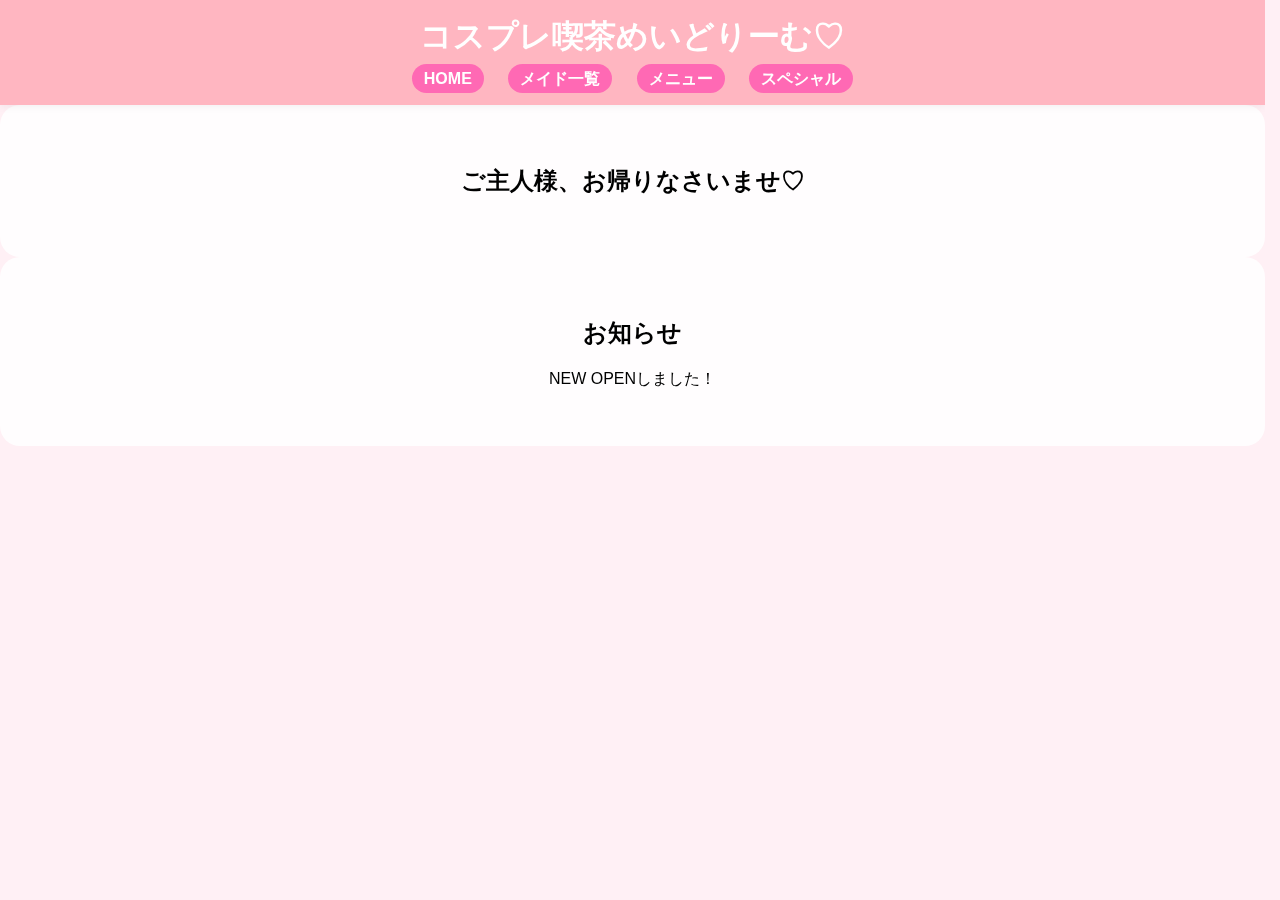
<file: index.html>
<!DOCTYPE html>
<html lang="ja">

<head>
    <meta charset="UTF-8">
    <title>コスプレ喫茶めいどりーむ♡</title>
    <link rel="stylesheet" href="css/style.css">
</head>

<body>
    <script src="js/load-header.js"></script>
    <div class="heart-bg"></div>
    <script src="js/heart-bg.js" defer></script>
    <script src="js/page-transition.js" defer></script>


    <section class="hero">
        <h2>ご主人様、お帰りなさいませ♡</h2>
    </section>

    <section class="info">
        <h2>お知らせ</h2>
        <p>NEW OPENしました！</p>
    </section>
    <script src="js/special-mode.js"></script>


</body>

</html>
</file>
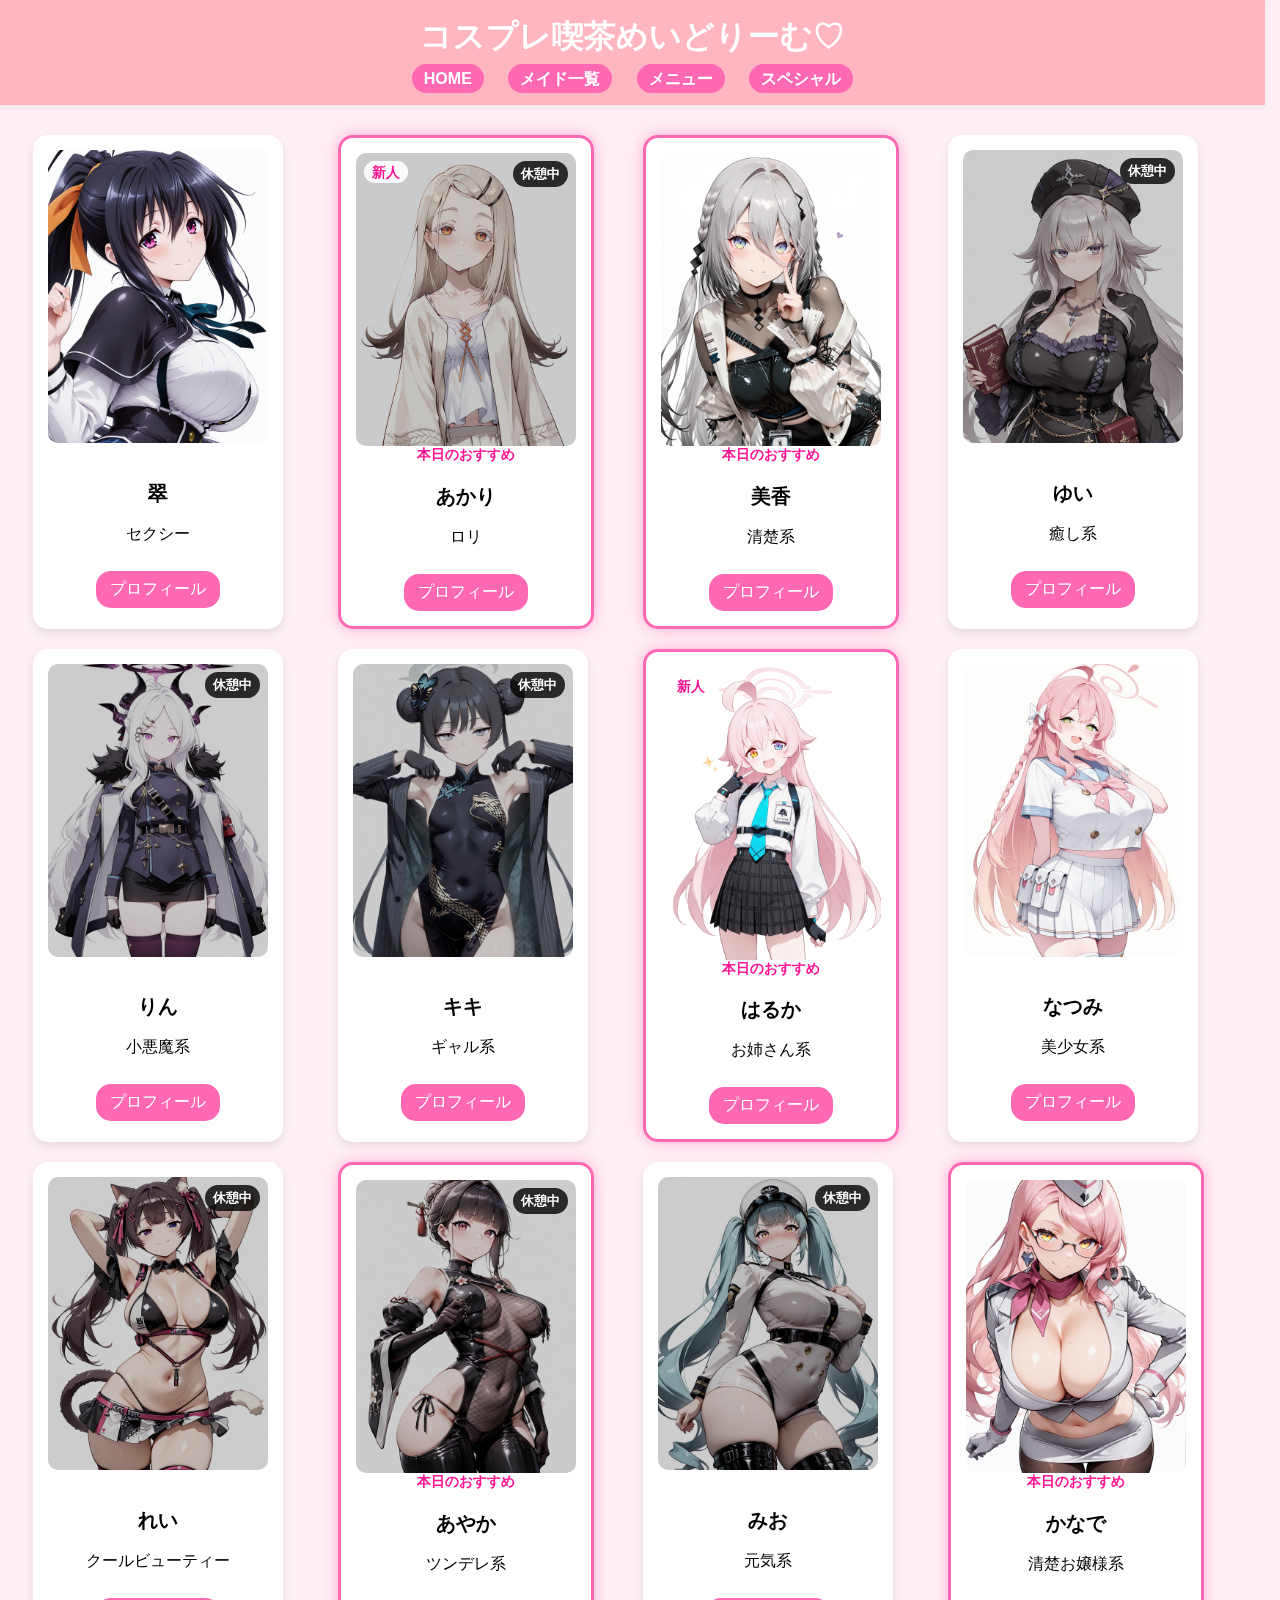
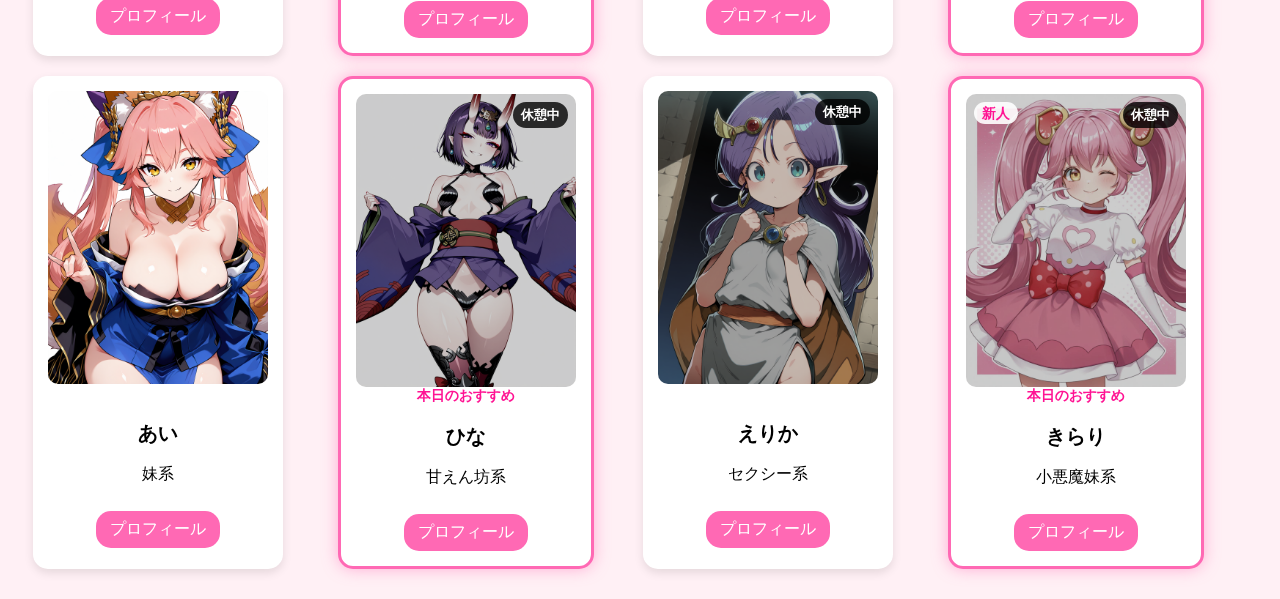
<file: maids.html>
<!DOCTYPE html>
<html lang="ja">

<head>
    <meta charset="UTF-8">
    <title>メイド一覧</title>
    <link rel="stylesheet" href="css/style.css">
</head>

<body>
    <script src="js/load-header.js"></script>
    <div class="heart-bg"></div>
    <script src="js/heart-bg.js" defer></script>
    <script src="js/page-transition.js" defer></script>

    <div class="grid" id="maid-list"></div>

    <script src="js/maids.js"></script>
    <script src="js/special-mode.js"></script>

</body>

</html>
</file>
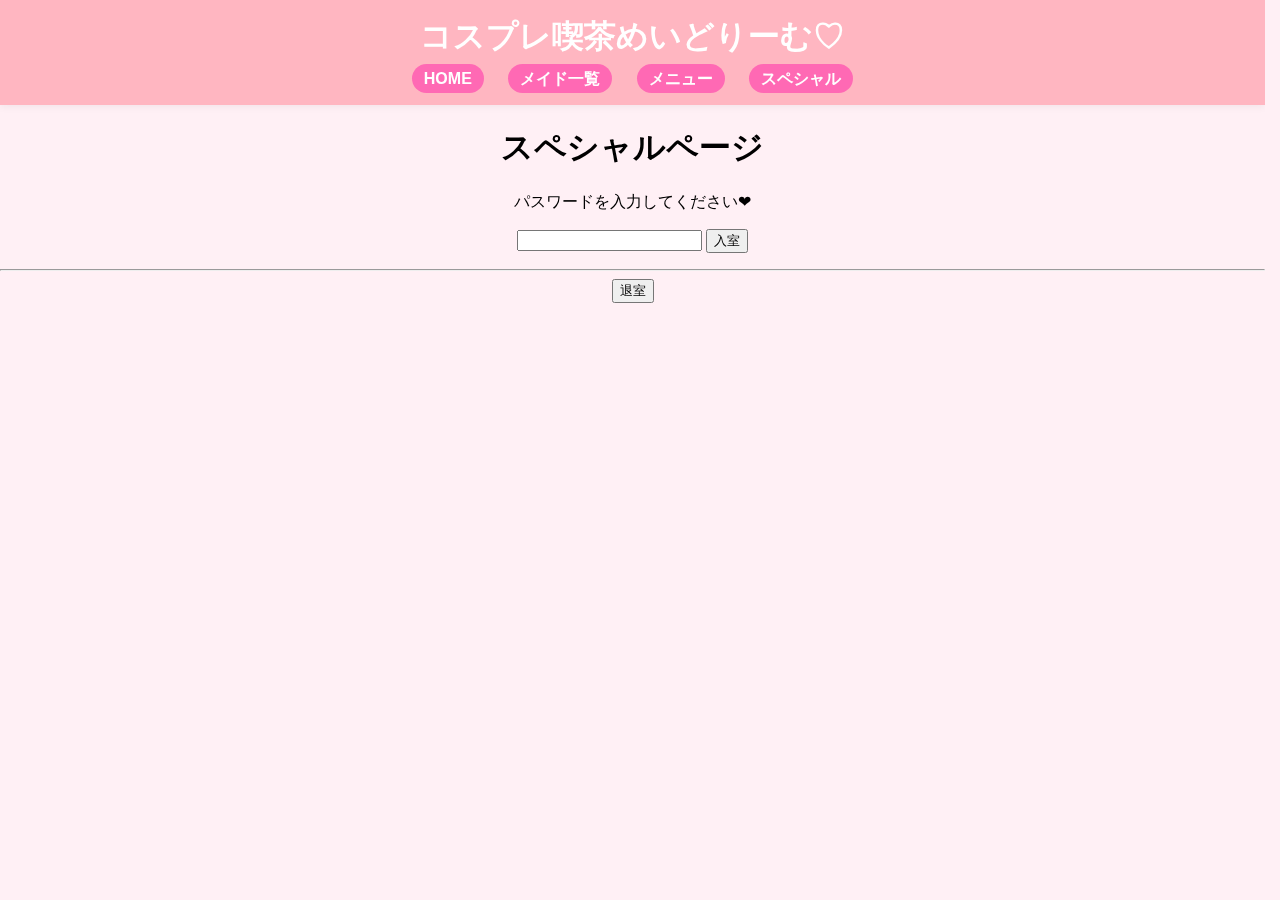
<file: special.html>
<!DOCTYPE html>
<html lang="ja">

<head>
    <meta charset="UTF-8">
    <title>スペシャルページ</title>
    <link rel="stylesheet" href="css/style.css">
</head>

<body class="special-page">
    <script src="js/load-header.js"></script>
    <div class="heart-bg"></div>
    <script src="js/heart-bg.js" defer></script>
    <script src="js/page-transition.js" defer></script>

    <div class="special-container">
        <h1>スペシャルページ</h1>
        <p>パスワードを入力してください❤</p>

        <!-- JSと一致させる -->
        <input type="password" id="passwordInput">
        <button onclick="checkPassword()">入室</button>
        <p id="message"></p>

        <hr>
        <button onclick="resetMode()">退室</button>
    </div>

    <script src="js/special-mode.js"></script>

</body>

</html>
</file>
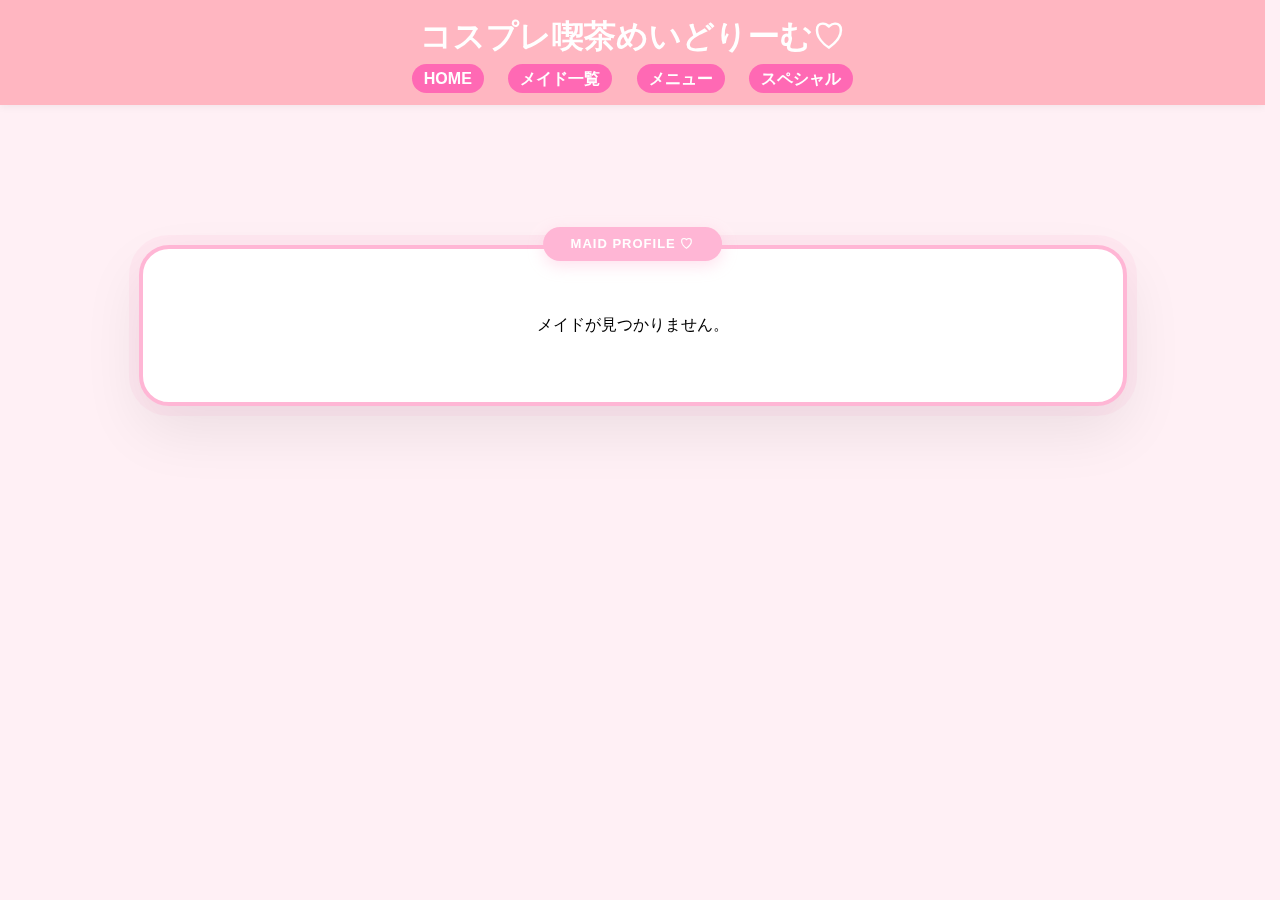
<file: maids/maid.html>
<!DOCTYPE html>
<html lang="ja">

<head>
    <meta charset="UTF-8">
    <title>メイドプロフィール</title>
    <link rel="stylesheet" href="../css/style.css">
</head>

<body>

    <script src="../js/load-header.js"></script>

    <div class="heart-bg"></div>

    <script src="../js/heart-bg.js" defer></script>
    <script src="../js/page-transition.js" defer></script>

    <div class="detail-container" id="maid-detail"></div>

    <script src="../js/maid-detail.js"></script>
    <script src="../js/special-mode.js"></script>

</body>

</html>
</file>
<file: css/style.css>
@import url("base.css");
@import url("header.css");
@import url("layout.css");
@import url("cards.css");
@import url("badges.css");
@import url("modes.css");


/* ========================================
   HEART BACKGROUND
======================================== */

.heart-bg {
    position: fixed;
    inset: 0;
    z-index: -1;
    overflow: hidden;
    pointer-events: none;
}

.heart {
    position: absolute;
    opacity: 0.4;
    animation: floatHeart linear infinite;
}

@keyframes floatHeart {
    0% {
        transform: translateY(100vh) scale(0.8);
        opacity: 0;
    }

    10% {
        opacity: 0.6;
    }

    100% {
        transform: translateY(-10vh) scale(1.2);
        opacity: 0;
    }
}


/* ========================================
   PAGE FADE
======================================== */

body {
    opacity: 1;
    transition: opacity 0.6s ease;
}

body.fade-out {
    opacity: 0;
    transform: scale(1.02);
    transition: opacity 0.6s ease, transform 0.6s ease;
}

html {
    scrollbar-gutter: stable;
    overflow-y: scroll;
}


/* ========================================
   MOSAIC HEART EFFECT
======================================== */

.mosaic-heart {
    position: fixed;
    width: 400px;
    height: auto;

    opacity: 0;
    z-index: -10;
    pointer-events: none;

    animation: popFade 20s ease-in-out forwards;
}

@keyframes popFade {
    0% {
        opacity: 0;
    }

    10% {
        opacity: 1;
    }

    90% {
        opacity: 1;
    }

    100% {
        opacity: 0;
    }
}

body.mosaic-mode-active .heart-bg {
    display: none;
}


/* ========================================
   CONTENT WRAPPER
======================================== */

.hero,
.info {
    position: relative;
    z-index: 2;

    padding: 40px;

    background: rgba(255, 255, 255, 0.85);
    border-radius: 20px;
}


/* ========================================
   DETAIL CONTAINER
======================================== */

.detail-container {
    max-width: 900px;
    margin: 140px auto 100px;
    padding: 50px 40px;

    position: relative;
    z-index: 10;

    background: #ffffff;
    border-radius: 30px;
    border: 4px solid #ffb6d5;

    box-shadow:
        0 25px 60px rgba(0, 0, 0, 0.08),
        0 0 0 10px rgba(255, 182, 213, 0.15);
}

.detail-container::before {
    content: "MAID PROFILE ♡";
    position: absolute;
    top: -22px;
    left: 50%;
    transform: translateX(-50%);

    padding: 8px 28px;

    background: #ffb6d5;
    color: #ffffff;

    border-radius: 999px;

    font-size: 13px;
    font-weight: 600;
    letter-spacing: 1px;

    box-shadow: 0 5px 15px rgba(255, 182, 213, 0.4);
}


/* ========================================
   DETAIL CARD CONTENT
======================================== */

.maid-info {
    padding: 25px;
    background: rgba(255, 182, 213, 0.08);
    border-radius: 20px;
}


/* ========================================
   SECRET MODE (DETAIL PAGE EXTENSIONS)
======================================== */

body.secret-mode .maid-card {
    background: #2a001f;
    color: #ff8fcf;
    border: 2px solid #ff1493;
    box-shadow: 0 0 25px rgba(255, 20, 147, 0.6);
}

body.secret-mode .maid-info h2 {
    color: #ff4da6;
}

body.secret-mode .maid-info strong {
    color: #ff69b4;
}

body.secret-mode .maid-info .message {
    color: #ffc1e3;
}

body.secret-mode .detail-container {
    background: #1a0013;
    border: 4px solid #ff1493;
    box-shadow:
        0 25px 60px rgba(0, 0, 0, 0.4),
        0 0 0 10px rgba(255, 20, 147, 0.2);
}

body.secret-mode .detail-container::before {
    background: #ff1493;
}

/* ========================================
   SECRET MODE - HERO / INFO FIX
======================================== */

body.secret-mode .hero,
body.secret-mode .info {
    background: rgba(50, 0, 50, 0.7);
}

.profile-wrapper {
    display: flex;
    justify-content: center;
    /* ← 全体を中央へ */
    gap: 40px;
    margin-top: 24px;
    flex-wrap: wrap;
    /* スマホ対応 */
}

.special-extra {
    background: #fff0f6;
    padding: 20px;
    border-radius: 16px;
    min-width: 220px;
    box-shadow: 0 4px 12px rgba(255, 105, 180, 0.2);
}

.special-extra h3 {
    color: #ff4da6;
    margin-bottom: 10px;
}

.special-extra p {
    margin: 6px 0;
    font-size: 14px;
}
</file>
